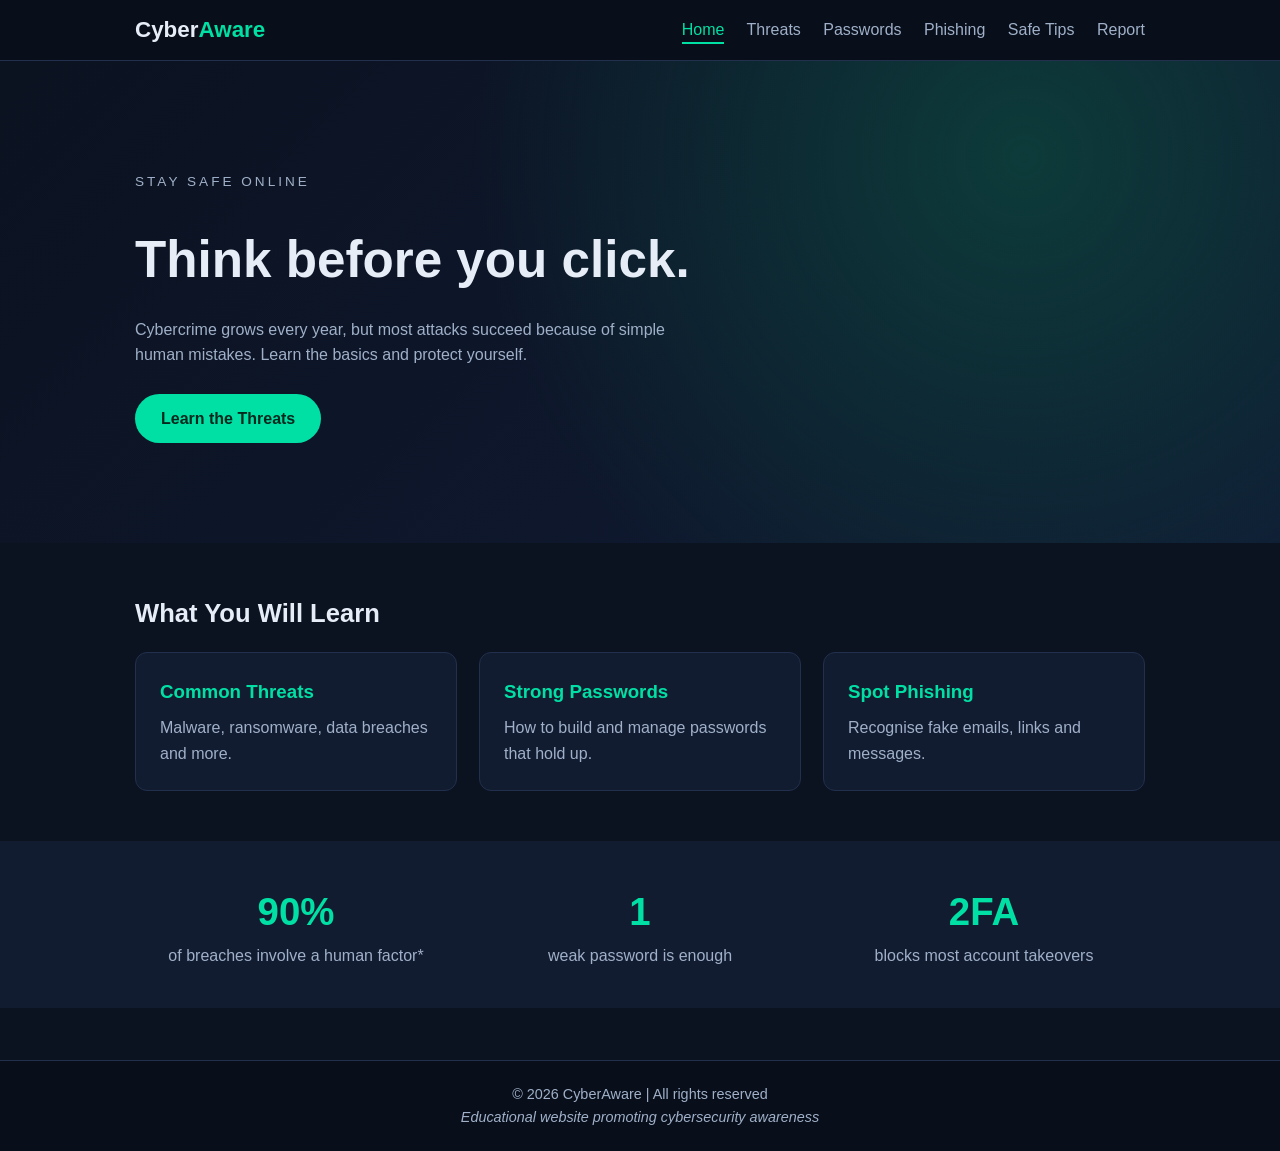
<file: index.html>
<!DOCTYPE html>
<html lang="en">
<head>
    <meta charset="UTF-8">
    <meta name="viewport" content="width=device-width, initial-scale=1">

    <title>Home | CyberAware</title>

    <link rel="stylesheet" href="index.css">
</head>
<body>

    <header class="top">
        <div class="wrap bar">

            <a class="logo" href="index.html">
                Cyber<span>Aware</span>
            </a>

            <nav>
                <a href="index.html" class="active">Home</a>
                <a href="threats.html">Threats</a>
                <a href="passwords.html">Passwords</a>
                <a href="phishing.html">Phishing</a>
                <a href="tips.html">Safe Tips</a>
                <a href="contact.html">Report</a>
            </nav>

        </div>
    </header>

    <section class="hero">
        <div class="wrap">

            <p class="tag">Stay Safe Online</p>

            <h1>Think before you click.</h1>

            <p>
                Cybercrime grows every year, but most attacks succeed
                because of simple human mistakes. Learn the basics and
                protect yourself.
            </p>

            <a class="btn" href="threats.html">
                Learn the Threats
            </a>

        </div>
    </section>

    <section class="wrap sec">
        <h2>What You Will Learn</h2>

        <div class="grid">

            <article class="card">
                <h3>Common Threats</h3>
                <p>
                    Malware, ransomware, data breaches and more.
                </p>
            </article>

            <article class="card">
                <h3>Strong Passwords</h3>
                <p>
                    How to build and manage passwords that hold up.
                </p>
            </article>

            <article class="card">
                <h3>Spot Phishing</h3>
                <p>
                    Recognise fake emails, links and messages.
                </p>
            </article>

        </div>
    </section>

    <section class="stats">
        <div class="wrap grid">

            <div>
                <b>90%</b>
                <span>of breaches involve a human factor*</span>
            </div>

            <div>
                <b>1</b>
                <span>weak password is enough</span>
            </div>

            <div>
                <b>2FA</b>
                <span>blocks most account takeovers</span>
            </div>

        </div>
    </section>

  <br><br>

    <footer>
        <div class="wrap">
            <p>
                &copy; 2026 CyberAware |  All rights reserved <br>
                <i>Educational website promoting cybersecurity awareness</i>
            </p>
        </div>
    </footer>

</body>
</html>
</file>
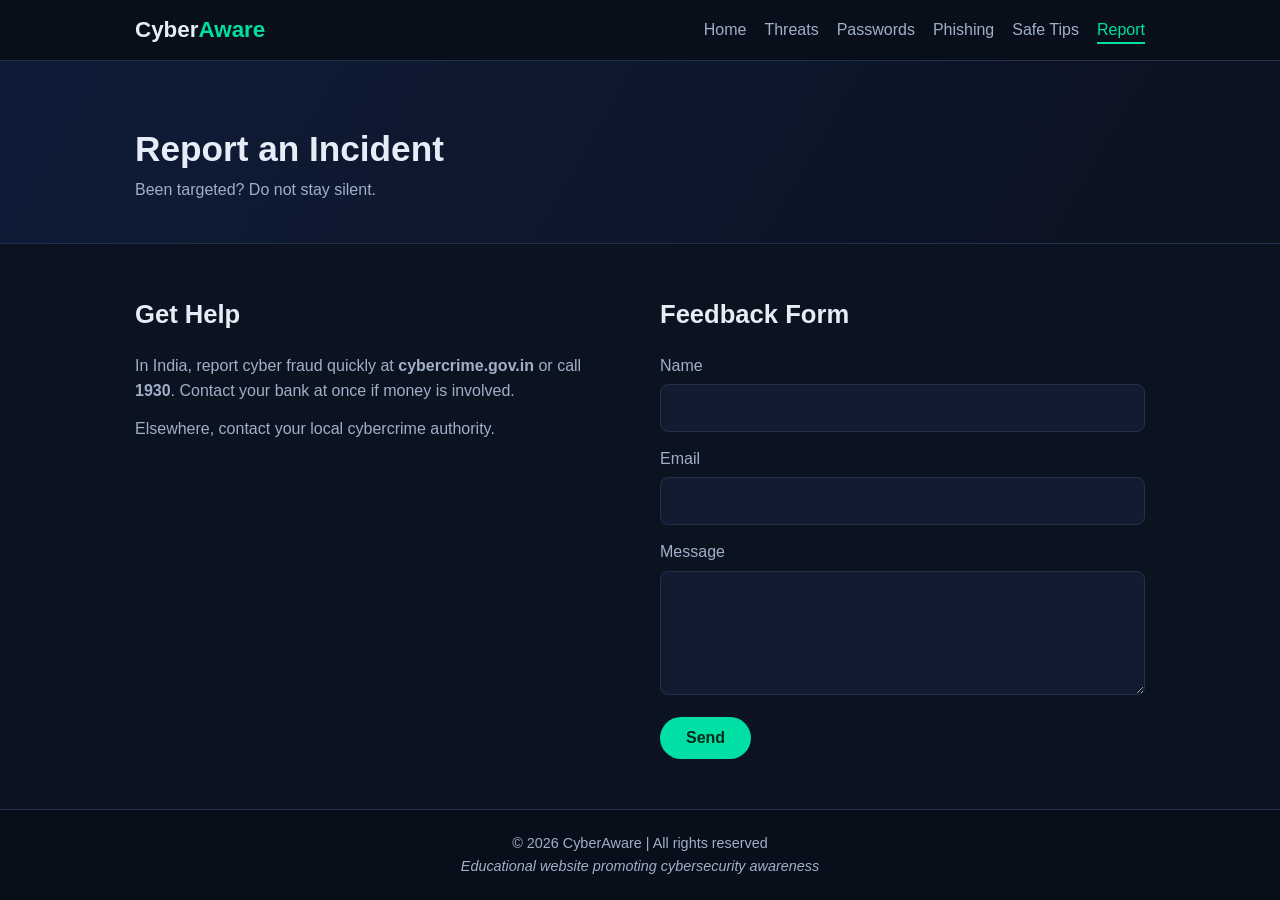
<file: contact.html>
<!doctype html>
<html lang="en">
  <head>
    <meta charset="UTF-8" />
    <meta name="viewport" content="width=device-width, initial-scale=1" />
    <title>Report | CyberAware</title>
    <link rel="stylesheet" href="contact.css" />
  </head>
  <body>
    <header class="top">
      <div class="wrap bar">
        <a class="logo" href="index.html">Cyber<span>Aware</span></a>
        <nav>
          <a href="index.html">Home</a><a href="threats.html">Threats</a
          ><a href="passwords.html">Passwords</a
          ><a href="phishing.html">Phishing</a><a href="tips.html">Safe Tips</a
          ><a href="contact.html" class="active">Report</a>
        </nav>
      </div>
    </header>
    <section class="pagehead">
      <div class="wrap">
        <h1>Report an Incident</h1>
        <p>Been targeted? Do not stay silent.</p>
      </div>
    </section>
    <section class="wrap sec two">
      <div>
        <h2>Get Help</h2>
        <p>
          In India, report cyber fraud quickly at <b>cybercrime.gov.in</b> or
          call <b>1930</b>. Contact your bank at once if money is involved.
        </p>
        <p>Elsewhere, contact your local cybercrime authority.</p>
      </div>
      <div>
        <h2>Feedback Form</h2>
        <form action="#" method="post">
          <label>Name<input type="text" name="name" /></label
          ><label>Email<input type="email" name="email" /></label
          ><label>Message<textarea name="msg" rows="4"></textarea></label
          ><button class="btn" type="button">Send</button>
        </form>
      </div>
    </section>
    <footer>
      <div class="wrap">
        <p>
                &copy; 2026 CyberAware |  All rights reserved <br>
                <i>Educational website promoting cybersecurity awareness</i>
            </p>
      </div>
    </footer>
  </body>
</html>
</file>
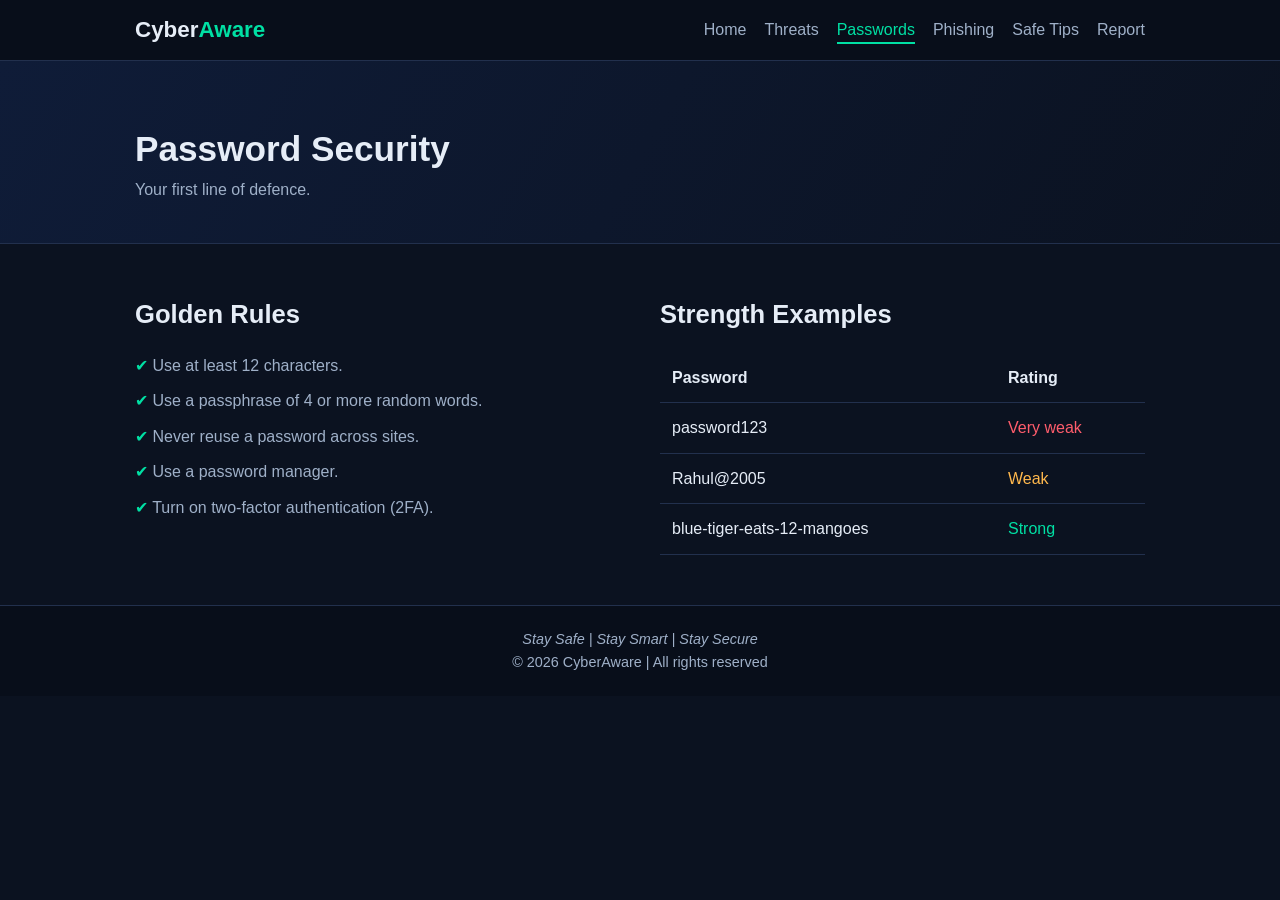
<file: passwords.html>
<!doctype html>
<html lang="en">
  <head>
    <meta charset="UTF-8" />
    <meta name="viewport" content="width=device-width, initial-scale=1" />
    <title>Passwords | CyberAware</title>
    <link rel="stylesheet" href="passwords.css" />
  </head>
  <body>
    <header class="top">
      <div class="wrap bar">
        <a class="logo" href="index.html">Cyber<span>Aware</span></a>
        <nav>
          <a href="index.html">Home</a><a href="threats.html">Threats</a
          ><a href="passwords.html" class="active">Passwords</a
          ><a href="phishing.html">Phishing</a><a href="tips.html">Safe Tips</a
          ><a href="contact.html">Report</a>
        </nav>
      </div>
    </header>
    <section class="pagehead">
      <div class="wrap">
        <h1>Password Security</h1>
        <p>Your first line of defence.</p>
      </div>
    </section>
    <section class="wrap sec two">
      <div>
        <h2>Golden Rules</h2>
        <ul class="check">
          <li>Use at least 12 characters.</li>
          <li>Use a passphrase of 4 or more random words.</li>
          <li>Never reuse a password across sites.</li>
          <li>Use a password manager.</li>
          <li>Turn on two-factor authentication (2FA).</li>
        </ul>
      </div>
      <div>
        <h2>Strength Examples</h2>
        <table>
          <tr>
            <th>Password</th>
            <th>Rating</th>
          </tr>
          <tr>
            <td>password123</td>
            <td class="bad">Very weak</td>
          </tr>
          <tr>
            <td>Rahul@2005</td>
            <td class="mid">Weak</td>
          </tr>
          <tr>
            <td>blue-tiger-eats-12-mangoes</td>
            <td class="good">Strong</td>
          </tr>
        </table>
      </div>
    </section>
    <footer>
      <div class="wrap">
           <p>
         <i> Stay Safe |  Stay Smart | Stay Secure </i>
        <br>
          &copy; 2026 CyberAware |  All rights reserved <br>
        </p>
      </div>
    </footer>
  </body>
</html>
</file>
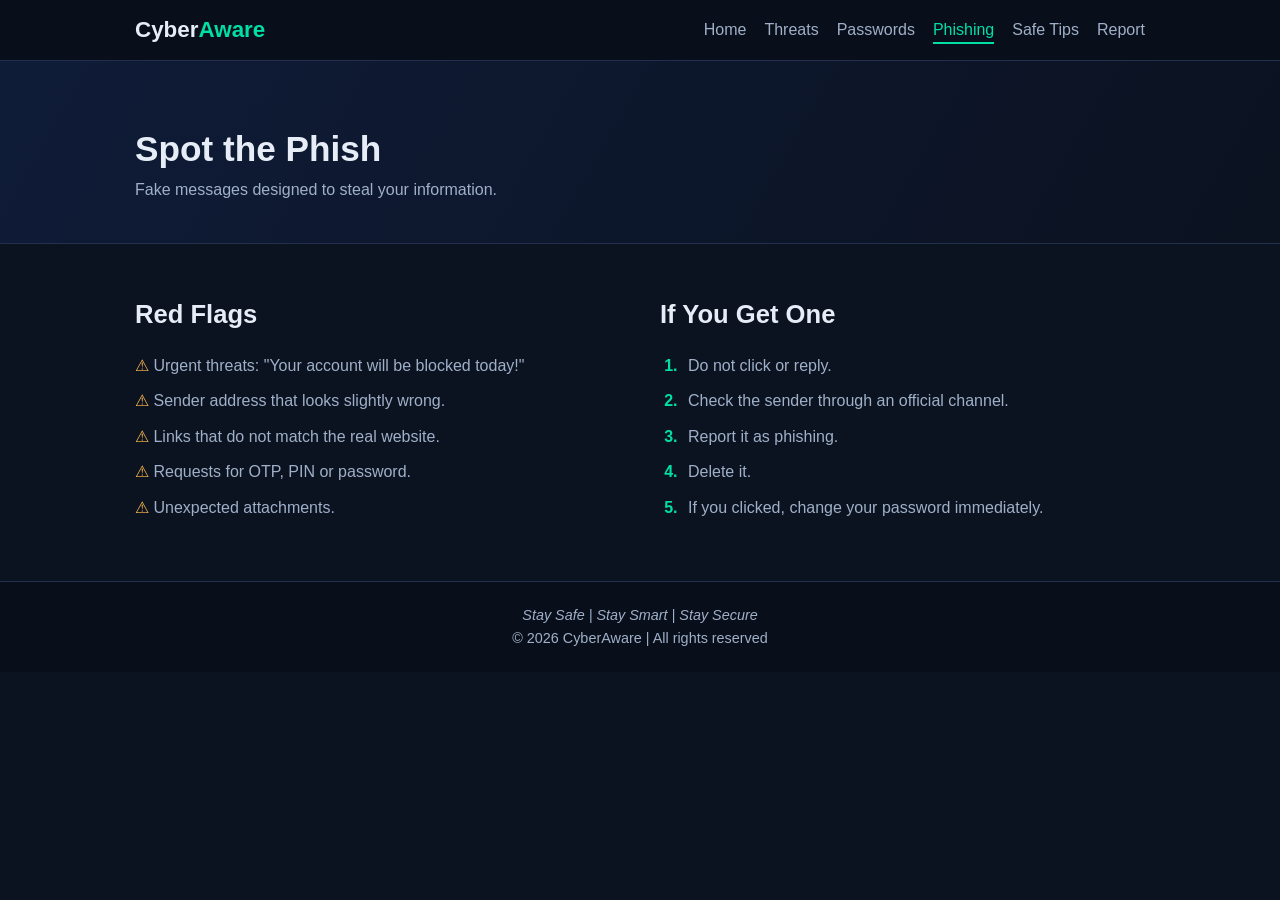
<file: phishing.html>
<!doctype html>
<html lang="en">
  <head>
    <meta charset="UTF-8" />
    <meta name="viewport" content="width=device-width, initial-scale=1" />
    <title>Phishing | CyberAware</title>
    <link rel="stylesheet" href="phishing.css" />
  </head>
  <body>
    <header class="top">
      <div class="wrap bar">
        <a class="logo" href="index.html">Cyber<span>Aware</span></a>
        <nav>
          <a href="index.html">Home</a><a href="threats.html">Threats</a
          ><a href="passwords.html">Passwords</a
          ><a href="phishing.html" class="active">Phishing</a
          ><a href="tips.html">Safe Tips</a><a href="contact.html">Report</a>
        </nav>
      </div>
    </header>
    <section class="pagehead">
      <div class="wrap">
        <h1>Spot the Phish</h1>
        <p>Fake messages designed to steal your information.</p>
      </div>
    </section>
    <section class="wrap sec two">
      <div>
        <h2>Red Flags</h2>
        <ul class="check warn">
          <li>Urgent threats: "Your account will be blocked today!"</li>
          <li>Sender address that looks slightly wrong.</li>
          <li>Links that do not match the real website.</li>
          <li>Requests for OTP, PIN or password.</li>
          <li>Unexpected attachments.</li>
        </ul>
      </div>
      <div>
        <h2>If You Get One</h2>
        <ol class="steps">
          <li>Do not click or reply.</li>
          <li>Check the sender through an official channel.</li>
          <li>Report it as phishing.</li>
          <li>Delete it.</li>
          <li>If you clicked, change your password immediately.</li>
        </ol>
      </div>
    </section>
    <footer>
      <div class="wrap">
           <p>
         <i> Stay Safe |  Stay Smart | Stay Secure </i>
        <br>
          &copy; 2026 CyberAware |  All rights reserved <br>
        </p>
      </div>
    </footer>
  </body>
</html>
</file>
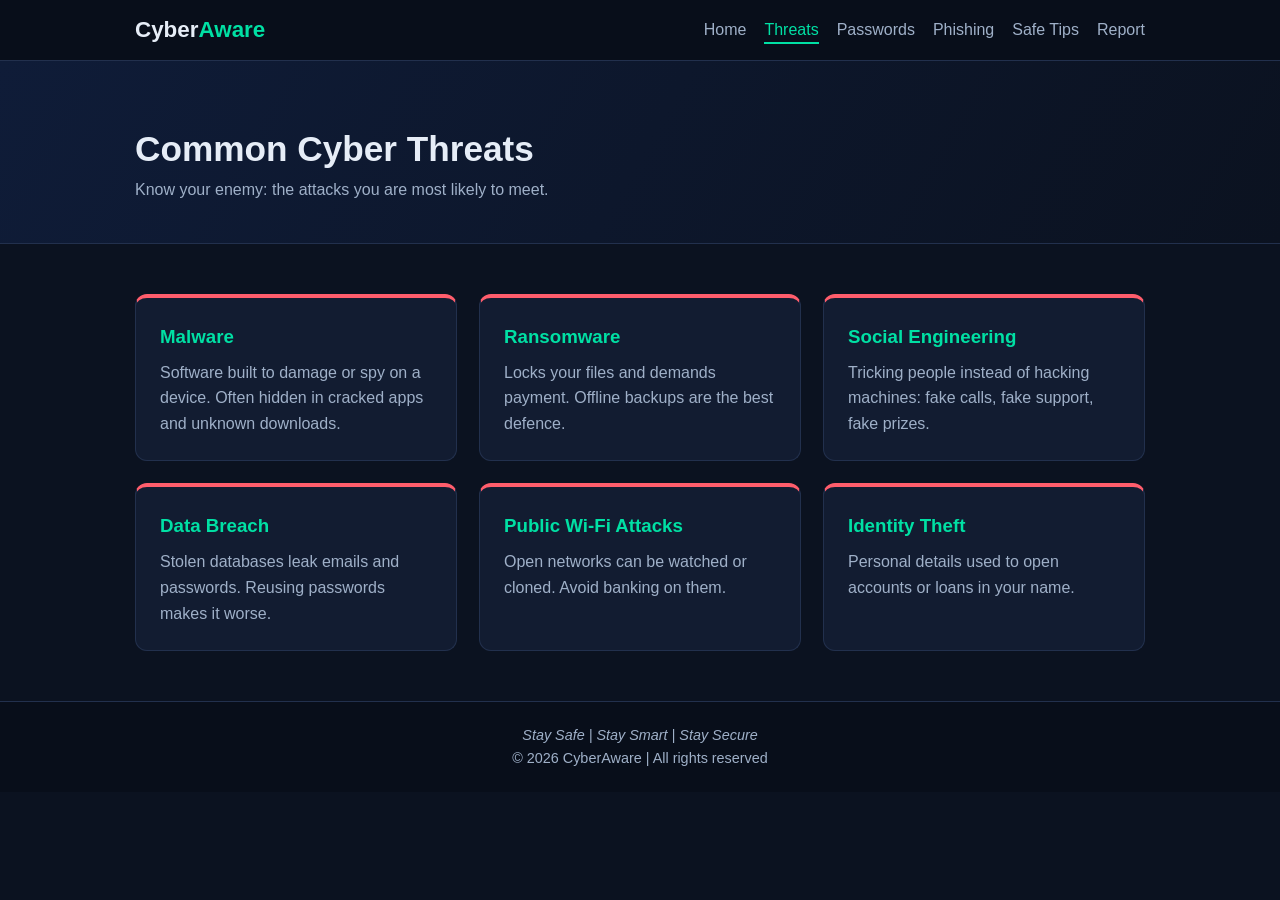
<file: threats.html>
<!doctype html>
<html lang="en">
  <head>
    <meta charset="UTF-8" />
    <meta name="viewport" content="width=device-width, initial-scale=1" />
    <title>Threats | CyberAware</title>
    <link rel="stylesheet" href="threats.css" />
  </head>
  <body>
    <header class="top">
      <div class="wrap bar">
        <a class="logo" href="index.html">Cyber<span>Aware</span></a>
        <nav>
          <a href="index.html">Home</a
          ><a href="threats.html" class="active">Threats</a
          ><a href="passwords.html">Passwords</a
          ><a href="phishing.html">Phishing</a><a href="tips.html">Safe Tips</a
          ><a href="contact.html">Report</a>
        </nav>
      </div>
    </header>
    <section class="pagehead">
      <div class="wrap">
        <h1>Common Cyber Threats</h1>
        <p>Know your enemy: the attacks you are most likely to meet.</p>
      </div>
    </section>
    <section class="wrap sec">
      <div class="grid">
        <article class="card">
          <h3>Malware</h3>
          <p>
            Software built to damage or spy on a device. Often hidden in cracked
            apps and unknown downloads.
          </p>
        </article>
        <article class="card">
          <h3>Ransomware</h3>
          <p>
            Locks your files and demands payment. Offline backups are the best
            defence.
          </p>
        </article>
        <article class="card">
          <h3>Social Engineering</h3>
          <p>
            Tricking people instead of hacking machines: fake calls, fake
            support, fake prizes.
          </p>
        </article>
        <article class="card">
          <h3>Data Breach</h3>
          <p>
            Stolen databases leak emails and passwords. Reusing passwords makes
            it worse.
          </p>
        </article>
        <article class="card">
          <h3>Public Wi-Fi Attacks</h3>
          <p>Open networks can be watched or cloned. Avoid banking on them.</p>
        </article>
        <article class="card">
          <h3>Identity Theft</h3>
          <p>Personal details used to open accounts or loans in your name.</p>
        </article>
      </div>
    </section>
    <footer>
      <div class="wrap">
        <p>
         <i> Stay Safe |  Stay Smart | Stay Secure </i>
        <br>
          &copy; 2026 CyberAware |  All rights reserved <br>
        </p>
      </div>
    </footer>
  </body>
</html>
</file>
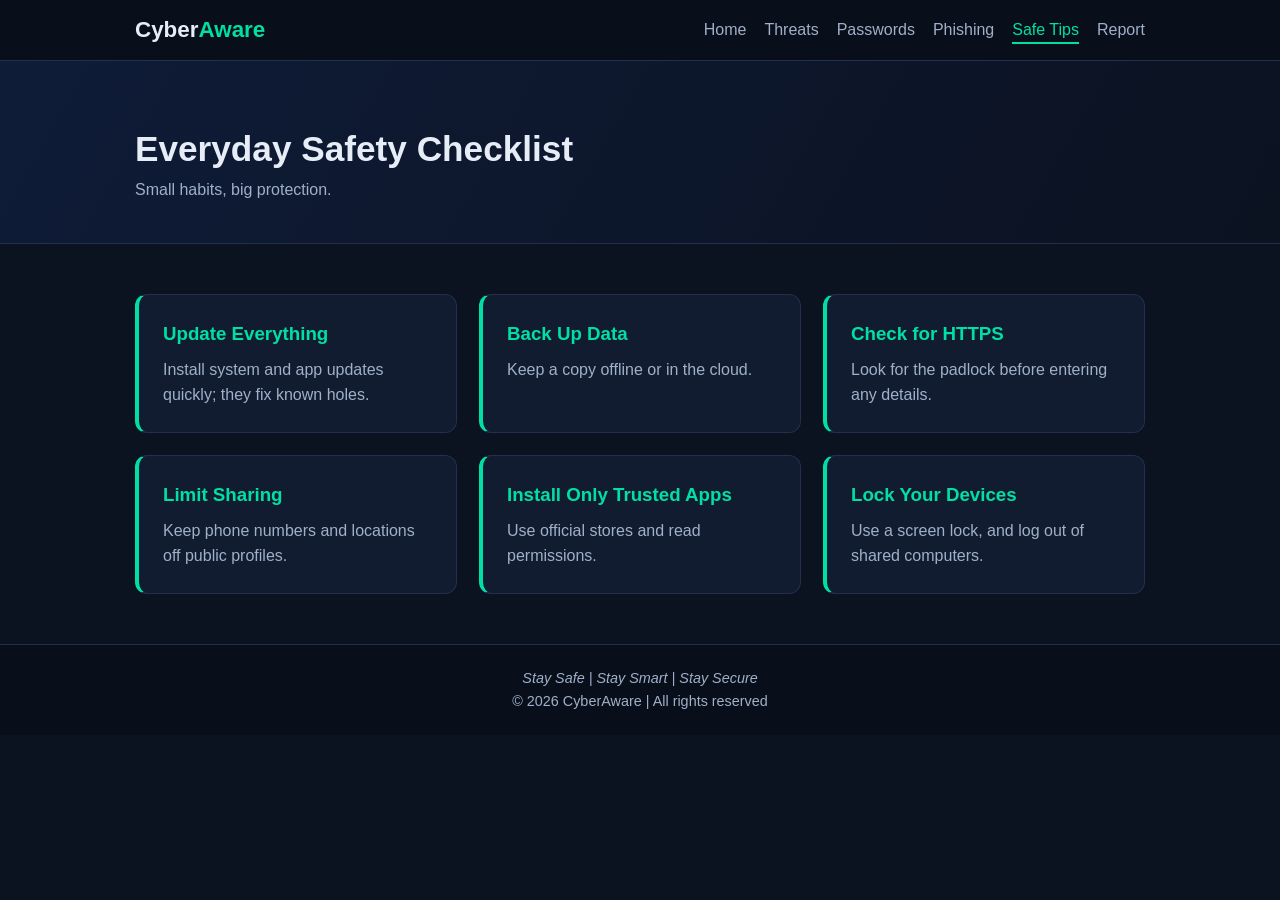
<file: tips.html>
<!doctype html>
<html lang="en">
  <head>
    <meta charset="UTF-8" />
    <meta name="viewport" content="width=device-width, initial-scale=1" />
    <title>Safe Tips | CyberAware</title>
    <link rel="stylesheet" href="tips.css" />
  </head>
  <body>
    <header class="top">
      <div class="wrap bar">
        <a class="logo" href="index.html">Cyber<span>Aware</span></a>
        <nav>
          <a href="index.html">Home</a><a href="threats.html">Threats</a
          ><a href="passwords.html">Passwords</a
          ><a href="phishing.html">Phishing</a
          ><a href="tips.html" class="active">Safe Tips</a
          ><a href="contact.html">Report</a>
        </nav>
      </div>
    </header>
    <section class="pagehead">
      <div class="wrap">
        <h1>Everyday Safety Checklist</h1>
        <p>Small habits, big protection.</p>
      </div>
    </section>
    <section class="wrap sec">
      <div class="grid">
        <article class="card">
          <h3>Update Everything</h3>
          <p>Install system and app updates quickly; they fix known holes.</p>
        </article>
        <article class="card">
          <h3>Back Up Data</h3>
          <p>Keep a copy offline or in the cloud.</p>
        </article>
        <article class="card">
          <h3>Check for HTTPS</h3>
          <p>Look for the padlock before entering any details.</p>
        </article>
        <article class="card">
          <h3>Limit Sharing</h3>
          <p>Keep phone numbers and locations off public profiles.</p>
        </article>
        <article class="card">
          <h3>Install Only Trusted Apps</h3>
          <p>Use official stores and read permissions.</p>
        </article>
        <article class="card">
          <h3>Lock Your Devices</h3>
          <p>Use a screen lock, and log out of shared computers.</p>
        </article>
      </div>
    </section>
    <footer>
      <div class="wrap">
          <p>
         <i> Stay Safe |  Stay Smart | Stay Secure </i>
        <br>
          &copy; 2026 CyberAware |  All rights reserved <br>
        </p>
      </div>
    </footer>
  </body>
</html>
</file>
<file: index.css>
@import url("base.css");
.hero {
  padding: 110px 0 100px;
  background:
    radial-gradient(circle at 80% 20%, #0d3b3a, transparent 50%),
    linear-gradient(135deg, #0b1220, #101b35);
}
.tag {
  color: var(--accent);
  letter-spacing: 3px;
  text-transform: uppercase;
  font-size: 0.85rem;
}
.hero h1 {
  font-size: 3.2rem;
  margin: 10px 0 16px;
}
.hero p {
  max-width: 560px;
  color: var(--muted);
  margin-bottom: 26px;
}
.stats {
  background: var(--panel);
  padding: 40px 0;
  text-align: center;
}
.stats b {
  display: block;
  font-size: 2.4rem;
  color: var(--accent);
}
.stats span {
  color: var(--muted);
}
.note {
  color: var(--muted);
  font-size: 0.8rem;
}
</file>
<file: contact.css>
@import url("base.css");
form label {
  display: block;
  margin-bottom: 14px;
  color: var(--muted);
}
input,
textarea {
  width: 100%;
  margin-top: 6px;
  padding: 10px;
  border-radius: 8px;
  border: 1px solid var(--line);
  background: var(--panel);
  color: var(--text);
  font: inherit;
}
.sec p {
  color: var(--muted);
  margin-bottom: 12px;
}
</file>
<file: passwords.css>
@import url("base.css");
.check {
  list-style: none;
  margin: 0;
}
.check li::before {
  content: "\2714  ";
  color: var(--accent);
}
table {
  width: 100%;
  border-collapse: collapse;
}
th,
td {
  padding: 12px;
  border-bottom: 1px solid var(--line);
  text-align: left;
}
.bad {
  color: #ff5d6c;
}
.mid {
  color: #ffb84d;
}
.good {
  color: var(--accent);
}
</file>
<file: phishing.css>
@import url("base.css");
.check {
  list-style: none;
  margin: 0;
}
.warn li::before {
  content: "\26A0  ";
  color: #ffb84d;
}
.steps li {
  padding-left: 6px;
}
.steps li::marker {
  color: var(--accent);
  font-weight: 700;
}
</file>
<file: threats.css>
@import url("base.css");
.card {
  border-top: 4px solid #ff5d6c;
}
.card:hover {
  transform: translateY(-10px);
  transition: 0.3s;
}
</file>
<file: tips.css>
@import url("base.css");
.card {
  border-left: 4px solid var(--accent);
}
.card:hover {
  background: #16243f;
  transform: translateY(-10px);
}
</file>
